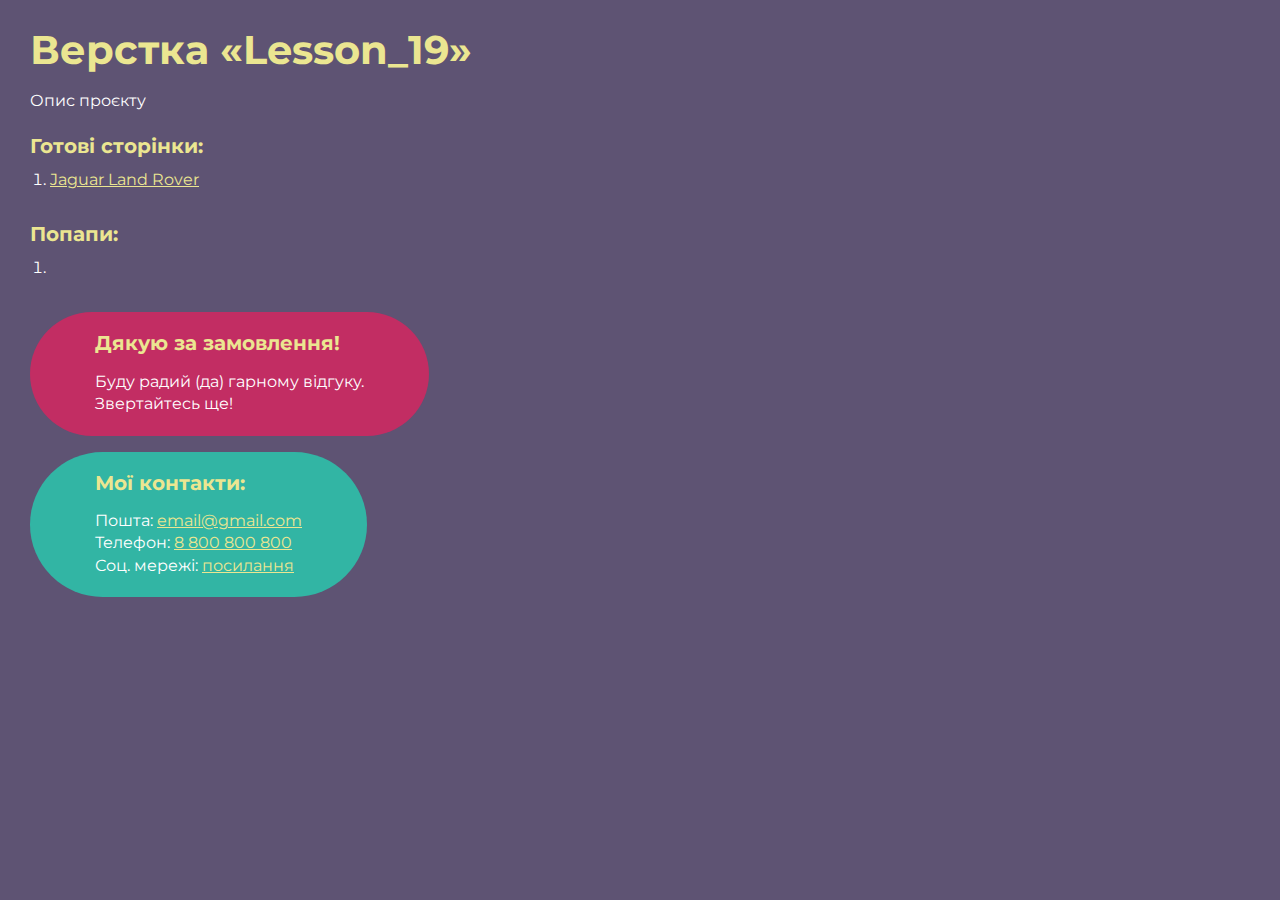
<file: index.html>
<!DOCTYPE html>
<html>

<head>
	<meta charset="UTF-8">
	<meta name="viewport" content="width=device-width, initial-scale=1.0">
	<title>Верстка «Lesson_19»</title>
</head>

<body>
	<div class="rootpage">
		<h1>Верстка «Lesson_19»</h1>
		<div class="rootpage__info">
			Опис проєкту
		</div>
		<h2>Готові сторінки:</h2>
		<ol class="rootpage__list">
			<li><a target="_blank" href="home.html">Jaguar Land Rover</a></li>
		</ol>
		<h2>Попапи:</h2>
		<ol class="rootpage__list">
			<li><a target="_blank" href="home.html#"></a></li>
		</ol>
		<div class="rootpage__tnx">
			<h2>Дякую за замовлення!</h2>
			<p>Буду радий (да) гарному відгуку.</p>
			<p>Звертайтесь ще!</p>
		</div>
		<div class="rootpage__contacts">
			<h2>Мої контакти:</h2>
			<p>Пошта: <a href="mailto:email@gmail.com">email@gmail.com</a></p>
			<p>Телефон: <a href="tel:8800800800">8 800 800 800</a></p>
			<p>Соц. мережі: <a href="">посилання</a></p>
		</div>
	</div>
</body>
<style>
	@charset "UTF-8";
	@import url("https://fonts.googleapis.com/css?family=Montserrat:regular,700&display=swap");

	*,
	*::before,
	*::after {
		padding: 0px;
		margin: 0px;
		border: 0px;
		box-sizing: border-box;
	}

	html,
	body {
		height: 100%;
		margin: 0;
		padding: 0;
		min-width: 320px;
		width: 100%;
		color: #fff;
		background-color: #5e5373;
	}

	body {
		font-family: Montserrat;
		font-size: 100%;
		line-height: 1;
		font-size: 1rem;
	}

	a {
		text-decoration: underline;
		color: #ebe691
	}

	a:visited {
		text-decoration: underline;
		color: #aaa768;
	}

	a:hover {
		text-decoration: none;
	}

	ul li {
		list-style: none;
	}

	img {
		vertical-align: top;
	}

	.wrapper {
		width: 100%;
		min-height: 100%;
		overflow: hidden;
	}

	.rootpage {
		padding: 30px;
		display: flex;
		flex-direction: column;
		align-items: flex-start;
	}

	@media (max-width: 767px) {
		.rootpage {
			padding: 30px 15px;
		}
	}

	h1 {
		color: #ebe691;
		font-size: 2.5rem;
		margin: 0px 0px 1.25rem 0px;
	}

	@media (max-width: 767px) {
		h1 {
			font-size: 1.85rem;
			margin: 0px 0px 1.25rem 0px;
		}
	}

	h2 {
		color: #ebe691;
		font-size: 1.25rem;
		margin: 0px 0px 1rem 0px;
	}

	@media (max-width: 767px) {
		h2 {
			font-size: 1.125rem;
			margin: 0px 0px 1rem 0px;
		}
	}

	.rootpage__info {
		line-height: 140%;
		margin: 0px 0px 1.5rem 0px;
	}

	.rootpage__list {
		margin: 0px 0px 2.25rem 1.25rem;
	}

	.rootpage__list li:not(:last-child) {
		margin: 0px 0px 15px 0px;
	}

	.rootpage__contacts,
	.rootpage__tnx {
		border-radius: 200px;
		padding: 20px 65px;
		line-height: 140%;
	}

	@media (max-width: 767px) {

		.rootpage__contacts,
		.rootpage__tnx {
			border-radius: 40px;
			padding: 20px;
		}
	}

	.rootpage__contacts {
		background: #32b5a4;

	}

	.rootpage__contacts a {
		color: #ebe691;
	}

	.rootpage__tnx {
		background: #c22d63;
		margin: 0px 0px 1rem 0px;
	}
</style>

</html>
</file>
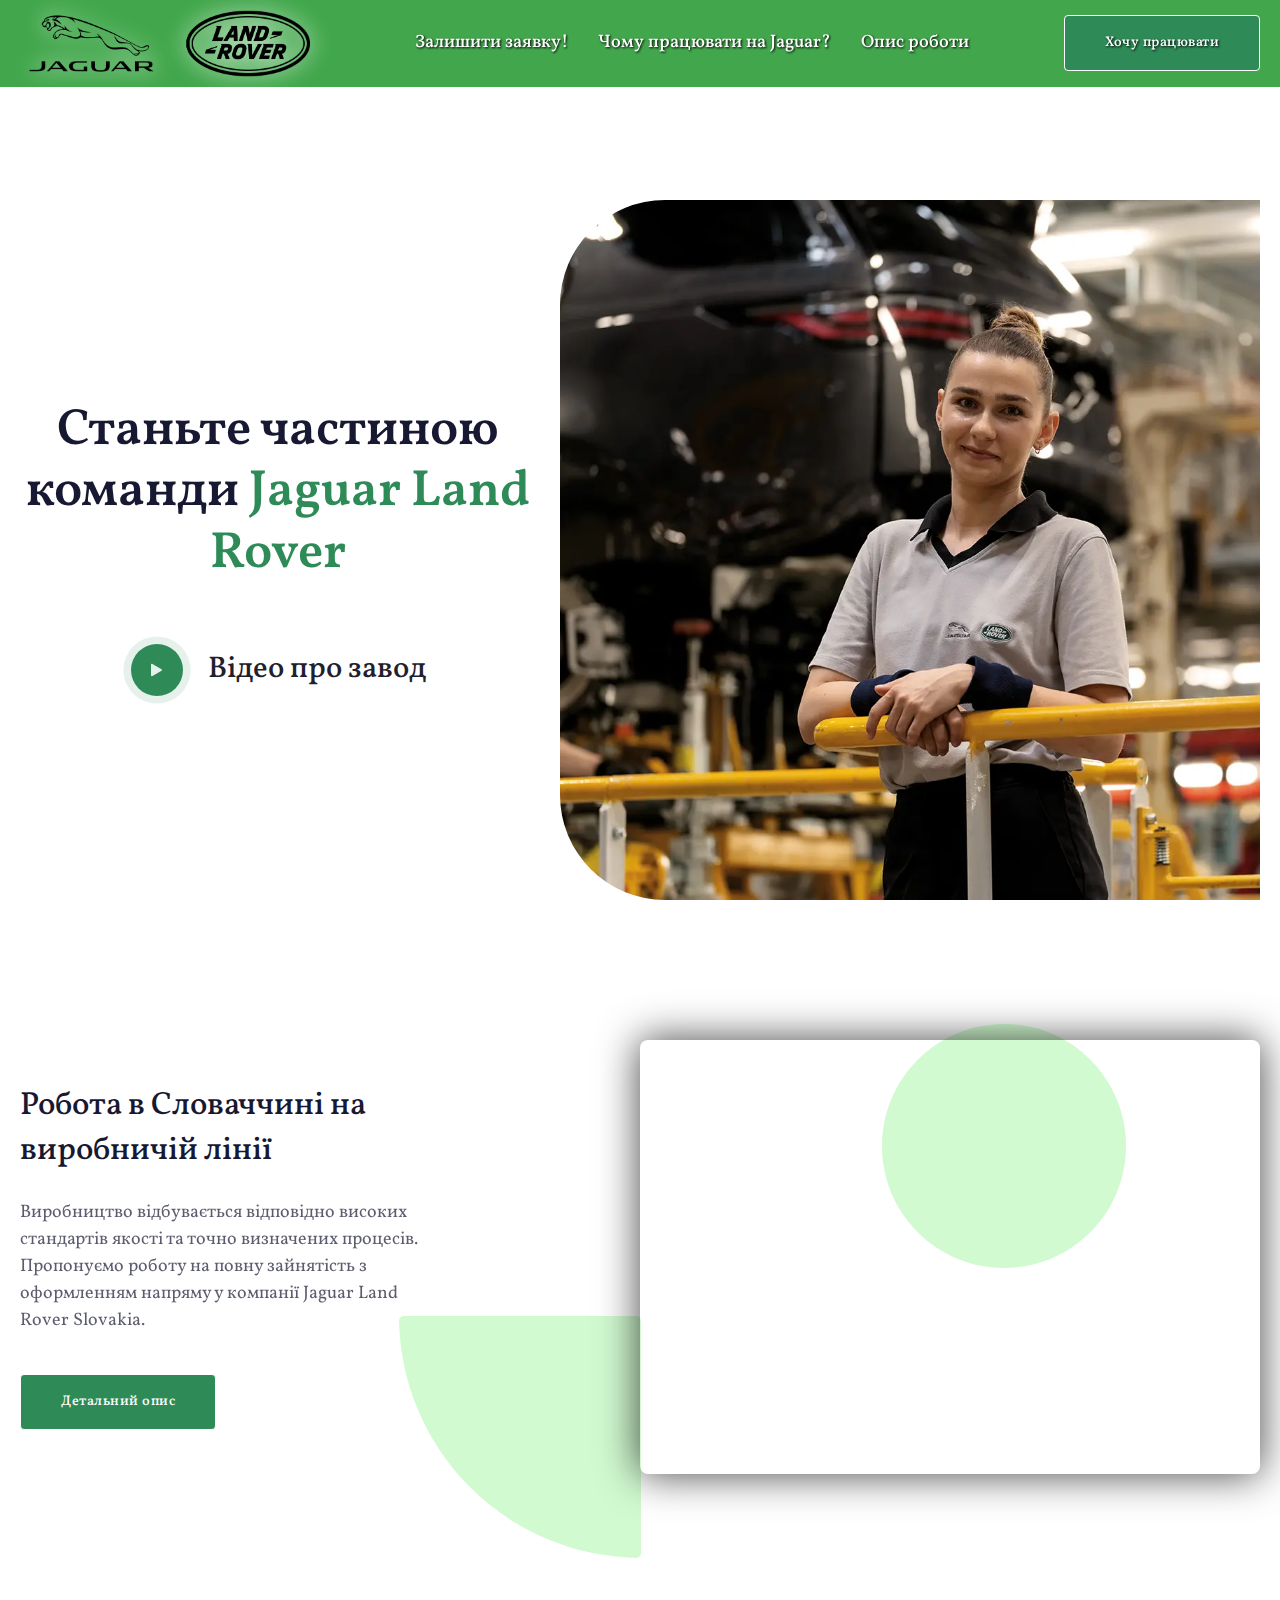
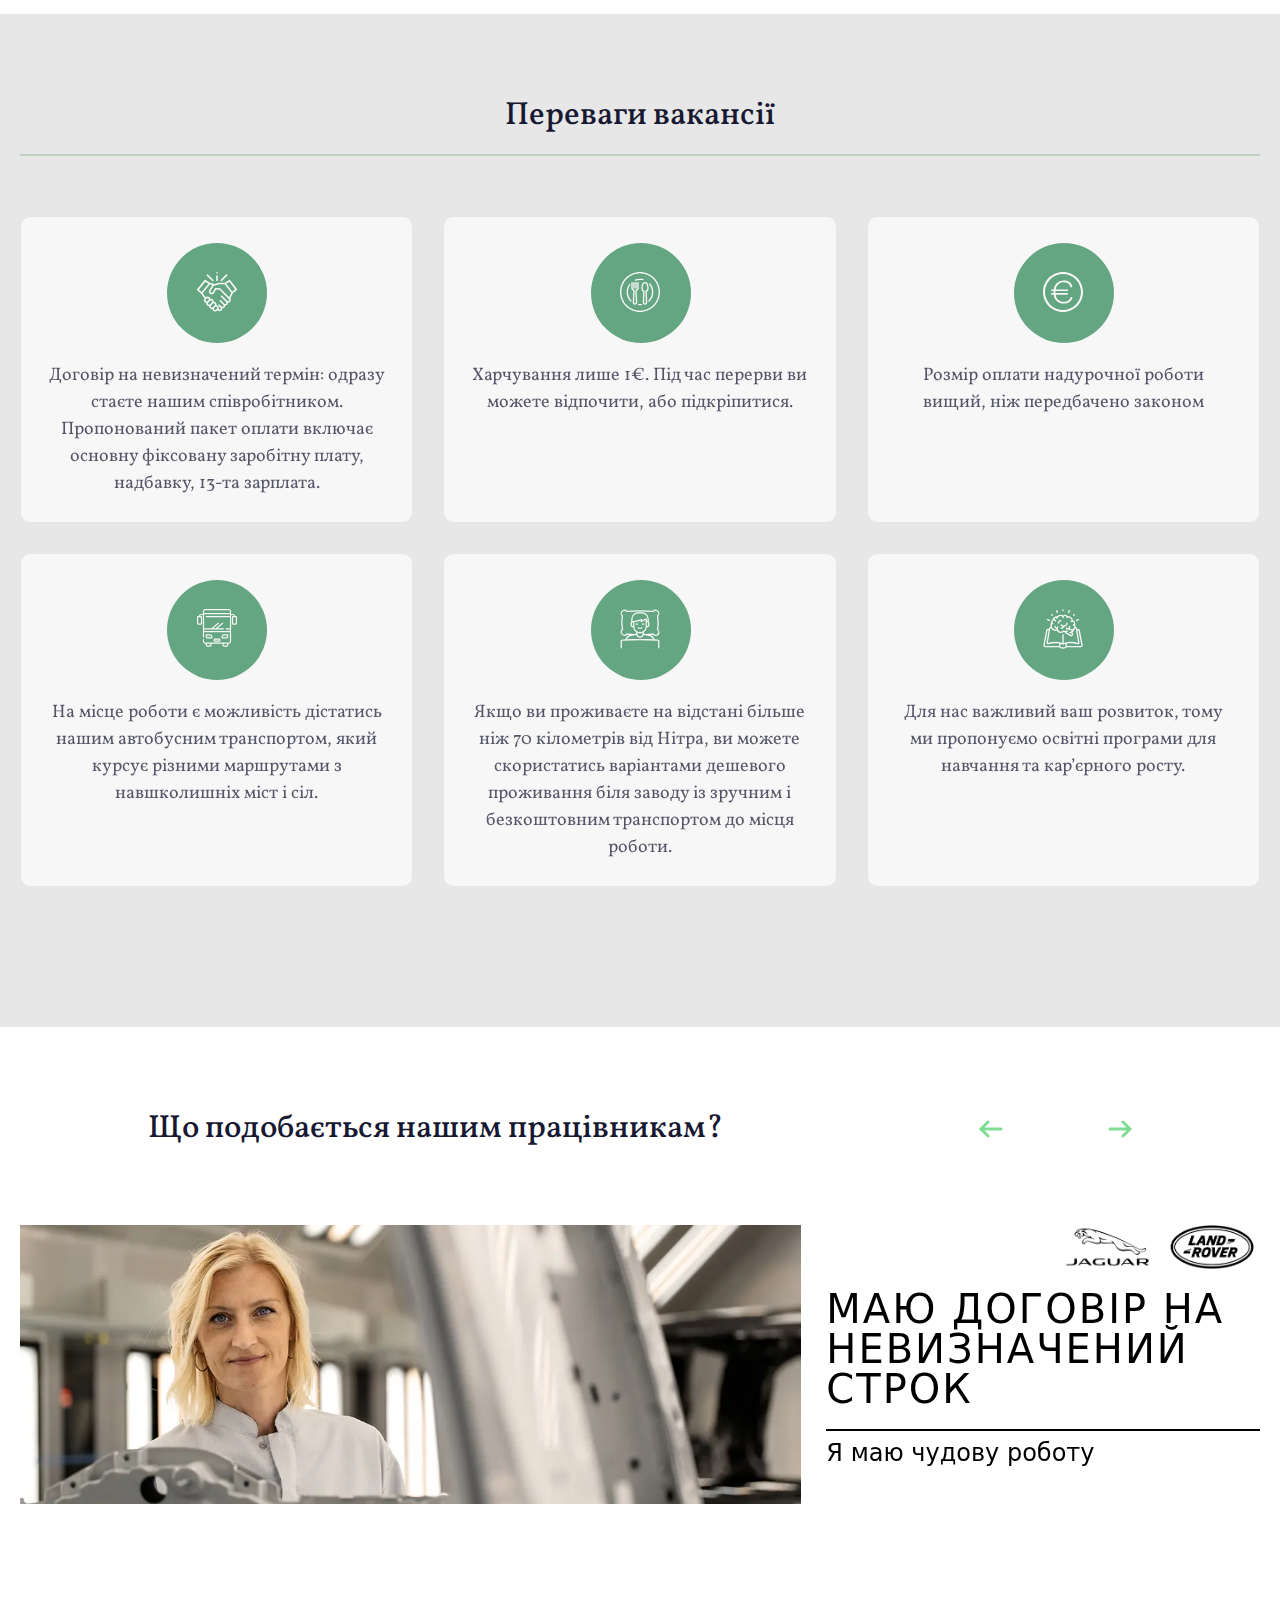
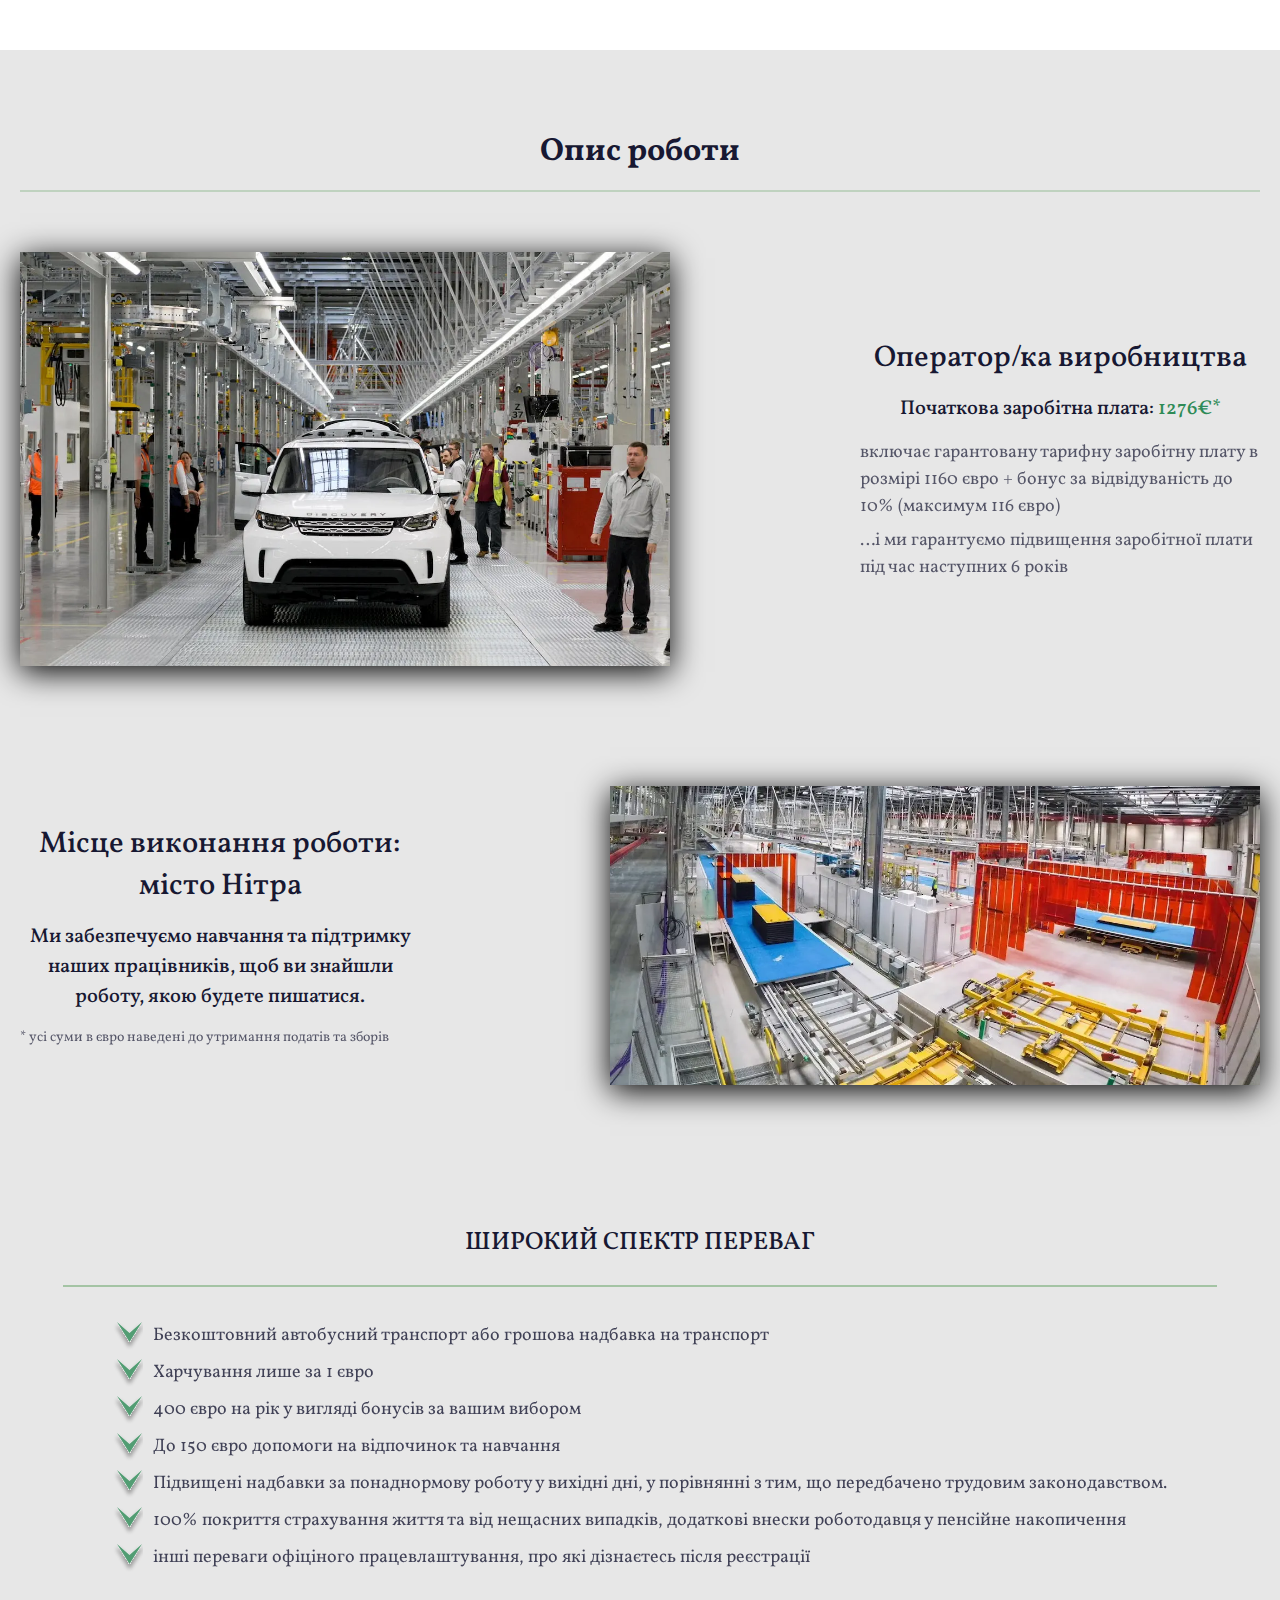
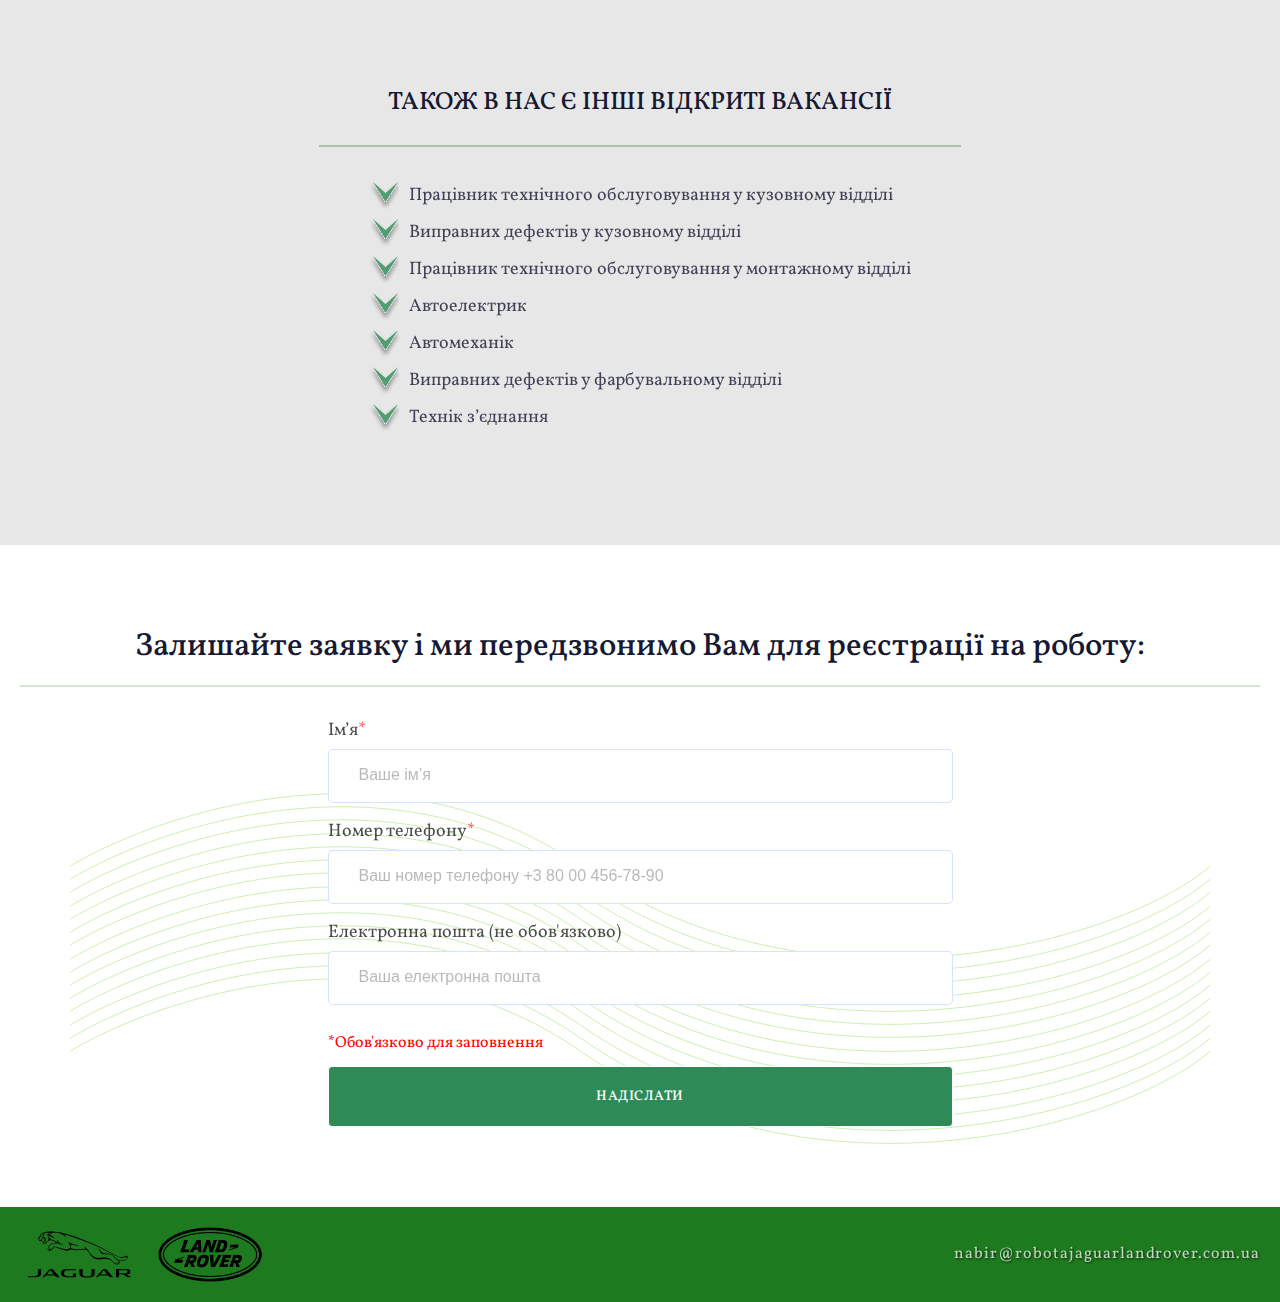
<file: home.html>
<!DOCTYPE html>
<html lang="en">

<head>
	<title>Робота в Словаччині на Jaguar Land Rover</title>
	<meta charset="UTF-8">
	<meta name="format-detection" content="telephone=no">
	<!-- <style>body{opacity: 0;}</style> -->
	<link rel="stylesheet" href="css/style.min.css?_v=20221114164646">
	<link rel="shortcut icon" href="favicon.ico">
	<!-- <meta name="robots" content="noindex, nofollow"> -->
	<meta name="viewport" content="width=device-width, initial-scale=1.0">
	<link rel="stylesheet" href="https://cdn.jsdelivr.net/npm/swiper@8/swiper-bundle.min.css?_v=20221114164646" />
</head>

<body>
	<div class="wrapper">
		<header id="top" class="header">
			<div class="header__container">
				<a href="" class="header__logo"><picture><source srcset="img/logo.webp" type="image/webp"><img src="img/logo.png" alt="logo"></picture></a>
				<div class="header__menu menu">
					<nav class="menu__body">
						<ul class="menu__list">
							<li class="menu__item">
								<a data-goto=".forms" href="#" class="menu__link">Залишити заявку!</a>
							</li>
							<li class="menu__item">
								<a data-goto=".advantages" href="#" class="menu__link">Чому працювати на Jaguar? </a>
							</li>
							<li class="menu__item">
								<a data-goto=".details" href="#" class="menu__link">Опис роботи </a>
							</li>
						</ul>
					</nav>
				</div>
				<div class="header__actions">
					<a href="" class="header__button button"><span>Хочу працювати</span></a>
					<button type="button" class="menu__icon icon-menu"><span></span></button>
				</div>
			</div>
		</header>
		<main class="page">
			<section class="page__main main-block">
				<div class="main-block__container">
					<div class="main-block__body body-main">
						<div class="body-main__content">
							<h1 class="body-main__title">Станьте частиною команди <span>Jaguar Land Rover</span> </h1>
							<div class="header__playblock">
								<a href="https://www.youtube.com/watch?v=NEhsQ5lwHX8" class="header__play"><span>Відео про
										завод</span>
								</a>
							</div>
						</div>
						<div class="body-main__media">
							<picture><source srcset="img/1.webp" type="image/webp"><img class="body-main__image" src="img/1.png" alt="main"></picture>
						</div>
					</div>
				</div>
			</section>
			<section class="page__about about">
				<div class="about__container">
					<div class="about__content">
						<div class="about__block-text block-text">
							<h2 class="block-text__title">Робота в Словаччині на виробничій лінії</h2>
							<div class="block-text__text">Виробництво відбувається відповідно високих стандартів якості та
								точно визначених процесів. Пропонуємо роботу на повну зайнятість з оформленням напряму у
								компанії Jaguar Land Rover
								Slovakia.
							</div>
							<a href="" class="block-text__button button">Детальний опис</a>
						</div>
					</div>
					<div class="about__video">
						<iframe width="560" height="315" src="https://www.youtube.com/embed/NEhsQ5lwHX8" title="YouTube video player" frameborder="0" allow="accelerometer; autoplay; clipboard-write; encrypted-media; gyroscope; picture-in-picture" allowfullscreen></iframe>
					</div>
				</div>
				<div class="about__decor decor-about">
					<div class="decor-about__item decor-about__item--1"></div>
					<div class="decor-about__item decor-about__item--3"></div>
				</div>
			</section>
			<section class="page__advantages advantages">
				<div class="advantages__container">
					<h3 class="advantages__title">Переваги вакансії</h3>
					<div class="advantages__column">
						<div class="advantages__item item-advantages">
							<div class="item-advantages__icon"><img src="img/icons/handshake-1.svg" alt="handshake"></div>
							<div class="item-advantages__text">Договір на невизначений термін: одразу стаєте нашим
								співробітником.
								Пропонований пакет оплати включає основну фіксовану заробітну плату, надбавку, 13-та
								зарплата.</div>
						</div>
						<div class="advantages__item item-advantages">
							<div class="item-advantages__icon"><img src="img/icons/dish.svg" alt="dish"></div>
							<div class="item-advantages__text">Харчування лише 1€. Під час перерви ви можете відпочити, або
								підкріпитися.</div>
						</div>
						<div class="advantages__item item-advantages">
							<div class="item-advantages__icon"><img src="img/icons/euro-1.svg" alt="euro"></div>
							<div class="item-advantages__text">Розмір оплати надурочної роботи вищий, ніж передбачено законом
							</div>
						</div>
						<div class="advantages__item item-advantages">
							<div class="item-advantages__icon"><img src="img/icons/bus.svg" alt="bus"></div>
							<div class="item-advantages__text">На місце роботи є можливість дістатись нашим автобусним
								транспортом, який курсує різними маршрутами з навшколишніх міст і сіл. </div>
						</div>
						<div class="advantages__item item-advantages">
							<div class="item-advantages__icon"><img src="img/icons/sleeping.svg" alt="sleeping"></div>
							<div class="item-advantages__text">Якщо ви проживаєте на відстані більше ніж 70 кілометрів від
								Нітра, ви можете скористатись варіантами дешевого проживання біля заводу із зручним і
								безкоштовним транспортом до місця роботи.</div>
						</div>
						<div class="advantages__item item-advantages">
							<div class="item-advantages__icon"><img src="img/icons/book.svg" alt="book"></div>
							<div class="item-advantages__text">Для нас важливий ваш розвиток, тому ми пропонуємо освітні
								програми для навчання та кар’єрного росту.</div>
						</div>
					</div>
				</div>
			</section>
			<section class="page__reviews reviews">
				<div class="reviews__container">
					<div class="reviews__header">
						<h3 class="reviews__title">Що подобається нашим працівникам?</h3>
						<div class="reviews__arrows">
							<div class="s-button-prev"><img src="img/swiper/right_arrow.svg" alt="arrow"></div>
							<div class="s-button-next"><img src="img/swiper/right_arrow.svg" alt="arrow"></div>
						</div>
					</div>
					<div class="reviews__slider slider-reviews swiper">
						<!-- Additional required wrapper -->
						<div class="slider-reviews__wrapper swiper-wrapper">
							<!-- Slides -->
							<div class="slider-reviews__slide swiper-slide">
								<picture><source srcset="img/1_UA_crop.webp" type="image/webp"><img src="img/1_UA_crop.png" alt="slide1"></picture>
								<div class="swiper-slide__textblock textblock-swiper">
									<div class="textblock-swiper__logo"><picture><source srcset="img/logo.webp" type="image/webp"><img class="textblock-swiper__icon" src="img/logo.png" alt=""></picture></div>
									<div class="textblock-swiper__title">МАЮ ДОГОВІР НА НЕВИЗНАЧЕНИЙ СТРОК</div>
									<div class="textblock-swiper__text">Я маю чудову роботу</div>
								</div>
							</div>
							<div class="slider-reviews__slide swiper-slide">
								<picture><source srcset="img/2_UA.webp" type="image/webp"><img src="img/2_UA.png" alt="slide2"></picture>
								<div class="swiper-slide__textblock textblock-swiper">
									<div class="textblock-swiper__logo"><picture><source srcset="img/logo.webp" type="image/webp"><img class="textblock-swiper__icon" src="img/logo.png" alt=""></picture></div>
									<div class="textblock-swiper__title">СМАЧНІ ОБІДИ ВСЬОГО ЗА 1 ЄВРО</div>
									<div class="textblock-swiper__text">Я маю чудову роботу</div>
								</div>
							</div>
							<div class="slider-reviews__slide swiper-slide">
								<picture><source srcset="img/3_UA.webp" type="image/webp"><img src="img/3_UA.png" alt="slide3"></picture>
								<div class="swiper-slide__textblock textblock-swiper">
									<div class="textblock-swiper__logo"><picture><source srcset="img/logo.webp" type="image/webp"><img class="textblock-swiper__icon" src="img/logo.png" alt=""></picture></div>
									<div class="textblock-swiper__title">ОТРИМАЮ ЩОМІСЯЧНІ БОНУСИ</div>
									<div class="textblock-swiper__text">Я маю чудову роботу</div>
								</div>
							</div>
							<div class="slider-reviews__slide swiper-slide">
								<picture><source srcset="img/4_UA.webp" type="image/webp"><img src="img/4_UA.png" alt="slide4"></picture>
								<div class="swiper-slide__textblock textblock-swiper">
									<div class="textblock-swiper__logo"><picture><source srcset="img/logo.webp" type="image/webp"><img class="textblock-swiper__icon" src="img/logo.png" alt=""></picture></div>
									<div class="textblock-swiper__title">БЕЗКОШТОВНІ ТРЕНІНГИ ДЛЯ КАР’ЄРНОГО РОЗВИТКУ</div>
									<div class="textblock-swiper__text">Я маю чудову роботу</div>
								</div>
							</div>
							<div class="slider-reviews__slide swiper-slide">
								<picture><source srcset="img/5_UA.webp" type="image/webp"><img src="img/5_UA.png" alt="slide5"></picture>
								<div class="swiper-slide__textblock textblock-swiper">
									<div class="textblock-swiper__logo"><picture><source srcset="img/logo.webp" type="image/webp"><img class="textblock-swiper__icon" src="img/logo.png" alt=""></picture></div>
									<div class="textblock-swiper__title">БЕЗКОШТОВНИЙ ТРАНСПОРТ ДО МІСЦЯ РОБОТИ</div>
									<div class="textblock-swiper__text">Я маю чудову роботу</div>
								</div>
							</div>
						</div>
						<!-- If we need navigation buttons -->
					</div>
				</div>
			</section>
			<section class="page__details details">
				<div class="details__container">
					<h2 id="about" class="body-details__title">Опис роботи </h2>
					<div class="details__body body-details">
						<div class="body-details__content content-details">
							<div class="content-details__media">
								<picture><source srcset="img/a86f6cb8-eba3-445c-be76-f1ad46ae2a42.webp" type="image/webp"><img src="img/a86f6cb8-eba3-445c-be76-f1ad46ae2a42.jpeg" alt="jlr"></picture>
							</div>
							<div class="content-details__textblock">
								<h5 class="content-details__title">Оператор/ка виробництва</h5>
								<div class="content-details__subtitle">Початкова заробітна плата: <span>1276€*</span></div>
								<div class="content-details__text">
									<p>включає гарантовану тарифну заробітну плату в розмірі 1160 євро + бонус за відвідуваність
										до
										10% (максимум 116 євро)</p>
									<p>…і ми гарантуємо підвищення заробітної плати під час наступних 6 років</p>
								</div>
							</div>
						</div>
						<div class="body-details__where where">
							<div class="where__textblock">
								<h5 class="where__title">Місце виконання роботи: місто Нітра</h5>
								<div class="where__subtitle">Ми забезпечуємо навчання та підтримку наших працівників, щоб ви
									знайшли роботу, якою будете пишатися.</div>
								<div class="where__text">* усі суми в євро наведені до утримання податів та зборів</div>
							</div>
							<div class="where__media">
								<picture><source srcset="img/factory.webp" type="image/webp"><img src="img/factory.jpeg" alt="plant"></picture>
							</div>
						</div>
					</div>
					<div class="details__about about-details">
						<div class="about-details__column">
							<h4 class="about-details__title">ШИРОКИЙ СПЕКТР ПЕРЕВАГ</h4>
							<ul class="about-details__list">
								<li class="about-details__item">Безкоштовний автобусний транспорт або грошова надбавка на
									транспорт</li>
								<li class="about-details__item">Харчування лише за 1 євро</li>
								<li class="about-details__item">400 євро на рік у вигляді бонусів за вашим вибором</li>
								<li class="about-details__item">До 150 євро допомоги на відпочинок та навчання</li>
								<li class="about-details__item">Підвищені надбавки за понаднормову роботу у вихідні дні, у
									порівнянні з тим, що передбачено трудовим законодавством.</li>
								<li class="about-details__item">100% покриття страхування життя та від нещасних випадків,
									додаткові внески роботодавця у пенсійне накопичення</li>
								<li class="about-details__item">інші переваги офіціного працевлаштування, про які дізнаєтесь
									після реєстрації</li>
							</ul>
						</div>
						<div class="about-details__column">
							<h4 class="about-details__title">ТАКОЖ В НАС Є ІНШІ ВІДКРИТІ ВАКАНСІЇ</h4>
							<ul class="about-details__list">
								<li class="about-details__item">Працівник технічного обслуговування у кузовному відділі</li>
								<li class="about-details__item">Виправних дефектів у кузовному відділі</li>
								<li class="about-details__item">Працівник технічного обслуговування у монтажному відділі</li>
								<li class="about-details__item">Автоелектрик</li>
								<li class="about-details__item">Автомеханік</li>
								<li class="about-details__item">Виправних дефектів у фарбувальному відділі</li>
								<li class="about-details__item">Технік з’єднання</li>
							</ul>
						</div>
					</div>
				</div>
			</section>
			<section class="page__forms forms">
				<div class="forms__container">
					<div id="feedback" class="forms__title">Залишайте заявку і ми передзвонимо Вам для реєстрації на роботу:
					</div>
					<div class="forms__body body-forms">
						<form class="body-forms__items" action="#" enctype="multipart/form-data" method="get">
							<div class="body-forms__item item">
								<div class="item__line">
									<label for="firstname" class="item__label">Ім’я<span>*</span></label>
									<input id="firstname" type="text" class="item__input" required autocomplete="off" placeholder="Ваше ім’я">
								</div>
								<div class="item__line">
									<label for="tel" class="item__label">Номер телефону<span>*</span></label>
									<input id="tel" type="tel" class="item__input" required autocomplete="off" placeholder="Ваш номер телефону +3 80 00 456-78-90">
								</div>
								<div class="item__line">
									<label for="email" class="item__label">Електронна пошта (не обов'язково)</label>
									<input id="email" type="email" class="item__input" autocomplete="off" placeholder="Ваша електронна пошта">
								</div>
							</div>
							<div class="body-forms__notice">*Обов'язково для заповнення</div>
							<button type="submit" class="body-forms__button button">НАДІСЛАТИ</button>
						</form>
					</div>
				</div>
				<div class="forms__decor decor">
					<div class="decor__item decor__item--1"></div>
					<div class="decor__item decor__item--2"></div>
					<div class="decor__item decor__item--3"></div>
					<div class="decor__item decor__item--4"></div>
					<div class="decor__item decor__item--5"></div>
					<div class="decor__item decor__item--6"></div>
					<div class="decor__item decor__item--7"></div>
					<div class="decor__item decor__item--8"></div>
					<div class="decor__item decor__item--9"></div>
					<div class="decor__item decor__item--10"></div>
					<div class="decor__item decor__item--11"></div>
					<div class="decor__item decor__item--12"></div>
					<div class="decor__item decor__item--13"></div>
					<div class="decor__item decor__item--14"></div>
					<div class="decor__item decor__item--15"></div>
				</div>
			</section>
		</main>
		<footer class="footer">
			<div class="footer__container">
				<a href="" class="footer__logo"><picture><source srcset="img/logo.webp" type="image/webp"><img src="img/logo.png" alt="logo"></picture></a>
				<a href="mailto:nabir@robotajaguarlandrover.com.ua" class="footer__email">nabir@robotajaguarlandrover.com.ua</a>
			</div>
		</footer>
	</div>
	<script src="https://cdn.jsdelivr.net/npm/swiper@8/swiper-bundle.min.js?_v=20221114164646"></script>
	<!-- <div id="popup" aria-hidden="true" class="popup">
	<div class="popup__wrapper">
		<div class="popup__content">
			<button data-close type="button" class="popup__close">Закрыть</button>
			<div class="popup__text">
				Text
			</div>
		</div>
	</div>
</div> -->
	<script src="js/app.min.js?_v=20221114164646"></script>

</body>

</html>
</file>
<file: css/style.min.css>
@charset "UTF-8";@import url(https://fonts.googleapis.com/css?family=Vollkorn:regular,500,700,900,&display=swap);*{padding:0;margin:0;border:0}*,:after,:before{-webkit-box-sizing:border-box;box-sizing:border-box}body,html{height:100%;min-width:320px}body{color:#000;line-height:1;font-family:Vollkorn;font-size:.875rem;-ms-text-size-adjust:100%;-moz-text-size-adjust:100%;-webkit-text-size-adjust:100%;-webkit-font-smoothing:antialiased;-moz-osx-font-smoothing:grayscale}button,input,textarea{font-family:Vollkorn;font-size:inherit}button{cursor:pointer;color:inherit;background-color:inherit}a{color:inherit;text-decoration:none}ul li{list-style:none}img{vertical-align:top}h1,h2,h3,h4,h5,h6{font-weight:inherit;font-size:inherit}html{scroll-behavior:smooth}.lock body{overflow:hidden;-ms-touch-action:none;touch-action:none;-ms-scroll-chaining:none;overscroll-behavior:none}.wrapper{min-height:100%;display:-webkit-box;display:-ms-flexbox;display:flex;-webkit-box-orient:vertical;-webkit-box-direction:normal;-ms-flex-direction:column;flex-direction:column;overflow:hidden}@supports (overflow:clip){.wrapper{overflow:clip}}.wrapper>main{-webkit-box-flex:1;-ms-flex:1 1 auto;flex:1 1 auto}.wrapper>*{min-width:0}[class*=__container]{max-width:79.375rem;margin:0 auto;padding:0 .9375rem}[class*=-ibg]{position:relative}[class*=-ibg] img{position:absolute;width:100%;height:100%;top:0;left:0;-o-object-fit:cover;object-fit:cover}[class*=-ibg_contain] img{-o-object-fit:contain;object-fit:contain}.button{letter-spacing:.5px;color:#fff;font-weight:500;padding:20px 40px;background:#2e8b57;border-radius:4px;display:inline-block;-webkit-box-align:center;-ms-flex-align:center;align-items:center;-webkit-transition:all .3s ease 0s;-o-transition:all .3s ease 0s;transition:all .3s ease 0s;border:1px solid #fff}.button span{-webkit-filter:drop-shadow(1px 1px 1px #000);filter:drop-shadow(1px 1px 1px #000)}.button span:hover{-webkit-filter:none;filter:none}.button:hover{background:#fff;color:#022b14;border:1px solid #022b14}.header{position:fixed;width:100%;top:0;left:0;z-index:100;background:rgba(58,163,69,.9607843137)}.header__container{display:-webkit-box;display:-ms-flexbox;display:flex;-webkit-box-align:center;-ms-flex-align:center;align-items:center;-webkit-box-pack:justify;-ms-flex-pack:justify;justify-content:space-between;gap:15px;min-height:80px;padding-top:10px;padding-bottom:10px}.header__logo{position:relative;z-index:5;-webkit-box-flex:0;-ms-flex:0 0 300px;flex:0 0 300px;-webkit-filter:drop-shadow(0 0 10px #fff);filter:drop-shadow(0 0 10px #fff)}.header__logo img{max-width:100%}.header__actions{display:-webkit-box;display:-ms-flexbox;display:flex;-webkit-box-align:center;-ms-flex-align:center;align-items:center;gap:20px}.header__button{position:relative;z-index:5}.header__play{display:-webkit-inline-box;display:-ms-inline-flexbox;display:inline-flex;font-weight:500;font-size:30px;line-height:1.5;color:#1e212c;-webkit-box-align:center;-ms-flex-align:center;align-items:center;gap:25px;position:relative;-webkit-transition:all .3s ease 0s;-o-transition:all .3s ease 0s;transition:all .3s ease 0s}.header__play span{-webkit-transition:all .3s ease 0s;-o-transition:all .3s ease 0s;transition:all .3s ease 0s}.header__play span:hover{color:#2e8b57}.header__play:hover::after{-webkit-transform:scale(1.1);-ms-transform:scale(1.1);transform:scale(1.1)}.header__play:not(:last-child){margin-bottom:24px}.header__play::after{position:absolute;content:"";top:-16px;left:-16px;width:84px;height:84px;background-color:#2e8b57;opacity:.12;border-radius:50%;-webkit-transition:all .3s ease 0s;-o-transition:all .3s ease 0s;transition:all .3s ease 0s;-webkit-transform:scale(.8);-ms-transform:scale(.8);transform:scale(.8)}.header__play::before{content:"";-webkit-box-flex:0;-ms-flex:0 0 52px;flex:0 0 52px;width:52px;height:52px;background:#2e8b57 url(../img/icons/play.svg) center no-repeat;border-radius:50%}.menu__list{display:-webkit-box;display:-ms-flexbox;display:flex;-ms-flex-wrap:wrap;flex-wrap:wrap;row-gap:5px}.menu__item{text-align:right}.menu__link{font-weight:500;font-size:18px;line-height:160%;color:#fff;-webkit-transition:all .3s ease 0s;-o-transition:all .3s ease 0s;transition:all .3s ease 0s;-webkit-filter:drop-shadow(1px 1px 1px #000);filter:drop-shadow(1px 1px 1px #000)}.menu__link:hover{text-decoration:underline;-webkit-filter:drop-shadow(1px 1px 5px #000);filter:drop-shadow(1px 1px 5px #000)}.icon-menu{display:none}.footer{padding-top:20px;padding-bottom:20px;background:#1e7a1e}.footer__container{position:relative;z-index:2;display:-webkit-box;display:-ms-flexbox;display:flex;-webkit-box-align:center;-ms-flex-align:center;align-items:center;-webkit-box-pack:justify;-ms-flex-pack:justify;justify-content:space-between}.footer__logo{-webkit-box-flex:0;-ms-flex:0 0 250px;flex:0 0 250px;-webkit-transition:all .4s ease 0s;-o-transition:all .4s ease 0s;transition:all .4s ease 0s}.footer__logo:hover{-webkit-filter:drop-shadow(0 0 10px #fff);filter:drop-shadow(0 0 10px #fff)}.footer__logo img{max-width:100%}.footer__email{font-weight:400;font-size:16px;line-height:160%;letter-spacing:.06em;color:#171832;opacity:.7;color:#fff;-webkit-transition:all .3s ease 0s;-o-transition:all .3s ease 0s;transition:all .3s ease 0s;padding:10px 0;-webkit-filter:drop-shadow(1px 1px 1px #000);filter:drop-shadow(1px 1px 1px #000)}.footer__email:hover{-webkit-transform:scale(1.1);-ms-transform:scale(1.1);transform:scale(1.1);text-decoration:underline}.page__main{padding-top:200px;padding-bottom:80px}.main-block__container{position:relative;z-index:2}.body-main{display:-webkit-box;display:-ms-flexbox;display:flex;-webkit-box-pack:center;-ms-flex-pack:center;justify-content:center;position:relative;z-index:5}.body-main__content{text-align:center;border-radius:10px;padding-right:24px;-ms-flex-item-align:center;-ms-grid-row-align:center;align-self:center}.body-main__media{-webkit-box-flex:0;-ms-flex:0 0 700px;flex:0 0 700px;border-radius:15% 0 0 15%;overflow:hidden}.body-main__title{text-align:center;font-weight:600;font-size:51px;line-height:120%;color:#171832}.body-main__title span{color:#2e8b57}.body-main__title:not(:last-child){margin-bottom:60px}.body-main__image{max-width:100%}.features-block{display:-webkit-box;display:-ms-flexbox;display:flex;-webkit-box-align:center;-ms-flex-align:center;align-items:center;-webkit-box-pack:space-evenly;-ms-flex-pack:space-evenly;justify-content:space-evenly;-ms-flex-wrap:wrap;flex-wrap:wrap}.features-block__circle{width:8px;height:8px;background:#ff3f3a;-webkit-box-flex:0;-ms-flex-positive:0;flex-grow:0;-ms-flex-negative:0;flex-shrink:0;border-radius:50%}.item-features{display:-webkit-box;display:-ms-flexbox;display:flex;-webkit-box-align:center;-ms-flex-align:center;align-items:center;gap:12px}.item-features__value{font-weight:900;font-size:37px;line-height:1.2}.item-features__text{line-height:160%}.page__about{padding-top:60px;padding-bottom:140px;position:relative}.about__container{display:-webkit-box;display:-ms-flexbox;display:flex;-webkit-box-align:center;-ms-flex-align:center;align-items:center;-webkit-box-pack:justify;-ms-flex-pack:justify;justify-content:space-between;position:relative;z-index:1}.about__content{-webkit-box-flex:0;-ms-flex:0 1 423px;flex:0 1 423px}.about__video{-webkit-box-flex:0;-ms-flex:0 1 50%;flex:0 1 50%;padding-bottom:35%;position:relative;-webkit-box-shadow:0 4px 18px rgba(88,126,236,.18);box-shadow:0 4px 18px rgba(88,126,236,.18);border-radius:8px;overflow:hidden;-webkit-box-shadow:0 0 40px 1px rgba(0,0,0,.708);box-shadow:0 0 40px 1px rgba(0,0,0,.708)}.about__video iframe{position:absolute;width:100%;height:100%;top:0;left:0;-o-object-fit:cover;object-fit:cover}.ytp-large-play-button{position:relative}.block-text__title{font-weight:500;font-size:32px;line-height:140%;color:#171832}.block-text__title:not(:last-child){margin-bottom:25px}.block-text__text{font-weight:400;font-size:18px;line-height:150%;color:#171832;opacity:.7}.block-text__text:not(:last-child){margin-bottom:40px}.decor-about__item{position:absolute}.decor-about__item--1{background:url(../img/decor/01.svg) 0 0 no-repeat;width:484px;height:484px;top:53%;right:31%}.decor-about__item--3{background:url(../img/decor/03.svg) 0 0 no-repeat;width:244px;height:244px;top:7%;right:12%}.page__advantages{background-color:#e7e7e7;padding-top:80px;padding-bottom:140px}.advantages__title{font-weight:500;font-size:32px;line-height:140%;color:#171832;text-align:center;border-bottom:2px solid rgba(0,109,2,.172);padding-bottom:15px}.advantages__title:not(:last-child){margin-bottom:60px}.advantages__column{display:-ms-grid;display:grid;-ms-grid-columns:(1fr)[3];grid-template-columns:repeat(3,1fr);gap:30px}.item-advantages{display:-webkit-box;display:-ms-flexbox;display:flex;-webkit-box-orient:vertical;-webkit-box-direction:normal;-ms-flex-direction:column;flex-direction:column;-webkit-box-align:center;-ms-flex-align:center;align-items:center;padding:55px 25px 25px 25px;border:1px solid rgba(0,0,0,.1);border-radius:10px;background-color:#fff;-webkit-transition:all .3s ease 0s;-o-transition:all .3s ease 0s;transition:all .3s ease 0s;opacity:.7}.item-advantages:hover{-webkit-box-shadow:0 6px 30px rgba(0,0,0,.426);box-shadow:0 6px 30px rgba(0,0,0,.426);cursor:context-menu;opacity:1}.item-advantages__icon{position:relative;z-index:10;max-width:40px}.item-advantages__icon::before{content:"";top:-73%;left:-73%;width:100px;height:100px;position:absolute;background:#2e8b57;border-radius:50%;z-index:-1}.item-advantages__icon:not(:last-child){margin-bottom:50px}.item-advantages__icon img{max-width:100%}.item-advantages__text{font-weight:400;font-size:18px;line-height:150%;text-align:center;color:#171832;opacity:1}.page__reviews{padding-top:80px;padding-bottom:140px}.slider-reviews__slide img{max-width:100%}.swiper-slide{display:-webkit-box;display:-ms-flexbox;display:flex;gap:25px}.swiper-slide__textblock{-webkit-box-flex:1;-ms-flex:1 1 50%;flex:1 1 50%}.textblock-swiper{display:-webkit-box;display:-ms-flexbox;display:flex;-webkit-box-orient:vertical;-webkit-box-direction:normal;-ms-flex-direction:column;flex-direction:column}.textblock-swiper__logo{text-align:right;margin-bottom:20px}.textblock-swiper__logo img{max-width:100%}.textblock-swiper__title{font-size:40px;border-bottom:2px solid #000;margin-bottom:5px;letter-spacing:2px;text-transform:uppercase;font-family:system-ui;font-weight:300;padding-bottom:20px}.textblock-swiper__text{font-size:24px;font-family:system-ui;font-weight:300;padding:5px 0}.textblock-swiper__icon{width:200px}.s-button-prev{-webkit-transform:rotate(180deg);-ms-transform:rotate(180deg);transform:rotate(180deg);position:relative;-webkit-transition:all .3s ease 0s;-o-transition:all .3s ease 0s;transition:all .3s ease 0s;opacity:.5}.s-button-prev:hover{opacity:1}.s-button-prev::before{content:"";top:-25px;left:-25px;width:72px;height:72px;position:absolute;background:#fff;border-radius:50%;z-index:-1;-webkit-filter:drop-shadow(0 0 2px rgba(0, 0, 0, .431372549));filter:drop-shadow(0 0 2px rgba(0, 0, 0, .431372549));-webkit-transition:all .3s ease 0s;-o-transition:all .3s ease 0s;transition:all .3s ease 0s;opacity:0}.s-button-prev:hover::before{opacity:1}.s-button-next{position:relative;-webkit-transition:all .3s ease 0s;-o-transition:all .3s ease 0s;transition:all .3s ease 0s;opacity:.5}.s-button-next:hover{opacity:1}.s-button-next::before{content:"";top:-29px;left:-25px;width:72px;height:72px;position:absolute;background:#fff;border-radius:50%;z-index:-1;-webkit-filter:drop-shadow(0 0 2px rgba(0, 0, 0, .431372549));filter:drop-shadow(0 0 2px rgba(0, 0, 0, .431372549));-webkit-transition:all .3s ease 0s;-o-transition:all .3s ease 0s;transition:all .3s ease 0s;opacity:0}.s-button-next:hover::before{opacity:1}.reviews__header{margin-bottom:73px;display:-webkit-box;display:-ms-flexbox;display:flex;-ms-flex-pack:distribute;justify-content:space-around}.reviews__title{font-weight:500;font-size:32px;line-height:140%;color:#171832}.reviews__arrows{display:-webkit-box;display:-ms-flexbox;display:flex;-webkit-box-align:center;-ms-flex-align:center;align-items:center;gap:105px}.page__details{background-color:#e7e7e7;padding-top:80px;padding-bottom:40px}.body-details__title{font-weight:700;font-size:32px;line-height:140%;color:#171832;text-align:center;border-bottom:2px solid rgba(0,109,2,.172);padding-bottom:15px}.body-details__title:not(:last-child){margin-bottom:60px}.body-details__content{margin-bottom:120px}.content-details{display:-webkit-box;display:-ms-flexbox;display:flex;gap:20px;-webkit-box-pack:justify;-ms-flex-pack:justify;justify-content:space-between;-webkit-box-align:center;-ms-flex-align:center;align-items:center}.content-details__media{-webkit-box-flex:0;-ms-flex:0 0 650px;flex:0 0 650px;-webkit-box-shadow:0 6px 30px #000;box-shadow:0 6px 30px #000;overflow:hidden}.content-details__media img{max-width:100%}.content-details__textblock{-webkit-box-flex:0;-ms-flex:0 1 400px;flex:0 1 400px}.content-details__title{font-weight:500;font-size:30px;line-height:140%;color:#171832;text-align:center}.content-details__title:not(:last-child){margin-bottom:15px}.content-details__subtitle{font-weight:500;font-size:20px;line-height:150%;color:#171832;text-align:center}.content-details__subtitle span{color:#2e8b57}.content-details__subtitle:not(:last-child){margin-bottom:15px}.content-details__text{font-weight:400;font-size:18px;line-height:150%;color:#171832;opacity:.7}.content-details__text p:not(:last-child){margin-bottom:7px}.where{display:-webkit-box;display:-ms-flexbox;display:flex;gap:20px;-webkit-box-pack:justify;-ms-flex-pack:justify;justify-content:space-between;-webkit-box-align:center;-ms-flex-align:center;align-items:center}.where__textblock{-webkit-box-flex:0;-ms-flex:0 1 400px;flex:0 1 400px}.where__title{font-weight:500;font-size:30px;line-height:140%;color:#171832;text-align:center}.where__title:not(:last-child){margin-bottom:15px}.where__subtitle{font-weight:500;font-size:20px;line-height:150%;color:#171832;text-align:center}.where__subtitle:not(:last-child){margin-bottom:15px}.where__text{font-weight:400;font-size:14px;line-height:150%;color:#171832;opacity:.7}.where__media{-webkit-box-flex:0;-ms-flex:0 0 650px;flex:0 0 650px;overflow:hidden;-webkit-box-shadow:0 6px 30px #000;box-shadow:0 6px 30px #000}.where__media img{max-width:100%}.details__about{padding-top:140px}.about-details{display:-webkit-box;display:-ms-flexbox;display:flex;-webkit-box-orient:vertical;-webkit-box-direction:normal;-ms-flex-direction:column;flex-direction:column;-webkit-box-align:center;-ms-flex-align:center;align-items:center;row-gap:40px}.about-details__column{-webkit-box-flex:0;-ms-flex:0 1 420px;flex:0 1 420px}.about-details__title{font-weight:500;font-size:25px;line-height:140%;color:#171832;text-align:center}.about-details__title:not(:last-child){margin-bottom:25px}.about-details__list{border-top:2px solid rgba(0,109,1,.29);padding:35px 50px;cursor:context-menu}.about-details__list li:not(:last-child){margin-bottom:10px}.about-details__item{font-size:18px;line-height:150%;color:#171832;opacity:.8;position:relative;padding-left:40px;-webkit-box-flex:1;-ms-flex-positive:1;flex-grow:1}.about-details__item::before{content:"";top:0;left:0;width:30px;height:30px;position:absolute;background:url(../img/icons/check.svg) 0 0 no-repeat}.page__forms{padding-top:80px;padding-bottom:80px}.forms__container{position:relative;z-index:2}.forms__title{font-weight:500;font-size:32px;line-height:140%;text-align:center;color:#171832;border-bottom:2px solid rgba(0,109,2,.172);padding-bottom:15px}.forms__title:not(:last-child){margin-bottom:30px}.body-forms{display:-webkit-box;display:-ms-flexbox;display:flex;-webkit-box-pack:center;-ms-flex-pack:center;justify-content:center}.body-forms__items{display:-webkit-box;display:-ms-flexbox;display:flex;-webkit-box-orient:vertical;-webkit-box-direction:normal;-ms-flex-direction:column;flex-direction:column}.body-forms__notice{color:red;font-size:16px;margin-bottom:15px}.item:not(:last-child){margin-bottom:30px}.item:not(:last-child) span{color:red}.item__line:not(:last-child){margin-bottom:15px}.item__label{font-weight:400;font-size:18px;line-height:150%;text-align:center;color:#000;opacity:.7;cursor:pointer;display:inline-block}.item__label:not(:last-child){margin-bottom:5px}.item__label:hover{color:#2e8b57}.item__input{width:100%;height:54px;left:536px;top:2797px;border:1px solid rgba(45,116,255,.2);border-radius:5px;padding:0 30px;font-size:18px;outline:0}.item__input:focus{-webkit-box-shadow:0 0 5px 1px #4caf50;box-shadow:0 0 5px 1px #4caf50}.item__input::-webkit-input-placeholder{opacity:.5;font-size:16px;font-family:arial}.item__input::-moz-placeholder{opacity:.5;font-size:16px;font-family:arial}.item__input:-ms-input-placeholder{opacity:.5;font-size:16px;font-family:arial}.item__input::-ms-input-placeholder{opacity:.5;font-size:16px;font-family:arial}.item__input::placeholder{opacity:.5;font-size:16px;font-family:arial}.forms{position:relative}.decor__item{position:absolute}.decor__item--1{background:url(../img/icons/Vector.svg) center no-repeat;width:100%;height:100%;top:0;left:0}.decor__item--2{background:url(../img/icons/Vector.svg) center no-repeat;width:100%;height:100%;top:2%;left:0}.decor__item--3{background:url(../img/icons/Vector.svg) center no-repeat;width:100%;height:100%;top:4%;left:0}.decor__item--4{background:url(../img/icons/Vector.svg) center no-repeat;width:100%;height:100%;top:6%;left:0}.decor__item--5{background:url(../img/icons/Vector.svg) center no-repeat;width:100%;height:100%;top:8%;left:0}.decor__item--6{background:url(../img/icons/Vector.svg) center no-repeat;width:100%;height:100%;top:10%;left:0}.decor__item--7{background:url(../img/icons/Vector.svg) center no-repeat;width:100%;height:100%;top:12%;left:0}.decor__item--8{background:url(../img/icons/Vector.svg) center no-repeat;width:100%;height:100%;top:14%;left:0}.decor__item--9{background:url(../img/icons/Vector.svg) center no-repeat;width:100%;height:100%;top:16%;left:0}.decor__item--10{background:url(../img/icons/Vector.svg) center no-repeat;width:100%;height:100%;top:18%;left:0}.decor__item--11{background:url(../img/icons/Vector.svg) center no-repeat;width:100%;height:100%;top:20%;left:0}.decor__item--12{background:url(../img/icons/Vector.svg) center no-repeat;width:100%;height:100%;top:22%;left:0}.decor__item--13{background:url(../img/icons/Vector.svg) center no-repeat;width:100%;height:100%;top:24%;left:0}.decor__item--14{background:url(../img/icons/Vector.svg) center no-repeat;width:100%;height:100%;top:26%;left:0}.decor__item--15{background:url(../img/icons/Vector.svg) center no-repeat;width:100%;height:100%;top:28%;left:0}@media (min-width:77.5em){.menu__list{gap:1.875rem}}@media (min-width:79.375em){.textblock-swiper__title{font-size:2.5rem}.textblock-swiper__text{font-size:1.5rem}}@media (max-width:1213px){.body-main{-webkit-box-orient:vertical;-webkit-box-direction:normal;-ms-flex-direction:column;flex-direction:column;gap:45px}}@media (max-width:1212px){.body-main__media{text-align:center;border-radius:0;-webkit-box-flex:0;-ms-flex:0 1 auto;flex:0 1 auto}}@media (max-width:1132px){.body-main__title{text-align:center;font-size:51px}}@media (max-width:1120px){.page__details{padding-top:80px}.body-details__title:not(:last-child){margin-bottom:30px}.content-details{-webkit-box-orient:vertical;-webkit-box-direction:reverse;-ms-flex-direction:column-reverse;flex-direction:column-reverse;row-gap:40px}.content-details__media{-webkit-box-flex:0;-ms-flex:0 0 auto;flex:0 0 auto}.content-details__textblock{-webkit-box-flex:0;-ms-flex:0 1 auto;flex:0 1 auto}.content-details__text{text-align:center}.where{-webkit-box-orient:vertical;-webkit-box-direction:normal;-ms-flex-direction:column;flex-direction:column;row-gap:40px}.where__textblock{-webkit-box-flex:0;-ms-flex:0 1 auto;flex:0 1 auto}.where__text{text-align:center}.where__media{-webkit-box-flex:0;-ms-flex:0 0 auto;flex:0 0 auto}}@media (max-width:1100px){.header__container{min-height:80px}.header__logo{-webkit-box-flex:0;-ms-flex:0 0 250px;flex:0 0 250px}.header__button{padding:15px;border:1px solid #fff;text-align:center}.menu__body{position:fixed;top:0;left:-100%;width:100%;height:100%;overflow:auto;background-color:rgba(18,133,39,.97);padding:100px 15px 30px 15px;-webkit-transition:left .3s ease 0s;-o-transition:left .3s ease 0s;transition:left .3s ease 0s}.menu__body::before{content:"";position:fixed;top:0;left:-100%;width:100%;height:80px;-webkit-transition:left .3s ease 0s;-o-transition:left .3s ease 0s;transition:left .3s ease 0s;background-color:rgba(0,173,32,.97);z-index:2}.menu-open .menu__body{left:0}.menu-open .menu__body::before{left:0}.menu__list{display:block}.menu__item:not(:last-child){margin-bottom:20px}.menu__link{font-size:26px}.icon-menu{display:block;position:relative;width:1.875rem;height:1.125rem;-webkit-box-flex:0;-ms-flex:0 0 30px;flex:0 0 30px;z-index:5}.icon-menu span,.icon-menu::after,.icon-menu::before{content:"";-webkit-transition:all .3s ease 0s;-o-transition:all .3s ease 0s;transition:all .3s ease 0s;right:0;position:absolute;width:100%;height:.125rem;background-color:#000}.icon-menu::before{top:0}.icon-menu::after{bottom:0}.icon-menu span{top:calc(50% - .0625rem)}.menu-open .icon-menu span{-webkit-transform:scale(.2);-ms-transform:scale(.2);transform:scale(.2)}.menu-open .icon-menu::before{top:calc(50% - .0625rem);-webkit-transform:rotate(-45deg);-ms-transform:rotate(-45deg);transform:rotate(-45deg)}.menu-open .icon-menu::after{bottom:calc(50% - .0625rem);-webkit-transform:rotate(45deg);-ms-transform:rotate(45deg);transform:rotate(45deg)}}@media (max-width:1100px) and (any-hover:none){.icon-menu{cursor:default}}@media (max-width:1080px){.body-main__content{text-align:center}.advantages__column{-ms-grid-columns:(1fr)[2];grid-template-columns:repeat(2,1fr)}}@media (max-width:1040px){.body-main__content{padding-right:0}.page__about{padding-bottom:80px}.about__container{display:block;text-align:center}.about__block-text{margin-bottom:40px}.about__video{padding-bottom:56%}}@media (max-width:1009px){.page__reviews{padding-bottom:80px}.swiper-slide{-webkit-box-orient:vertical;-webkit-box-direction:normal;-ms-flex-direction:column;flex-direction:column}}@media (max-width:980px){.features-block{gap:15px}.features-block__circle{display:none}}@media (max-width:840px){.page__main{padding-bottom:40px}.page__about{padding-top:40px}}@media (max-width:815px){.page__advantages{padding-bottom:80px}.reviews__header{-webkit-box-orient:vertical;-webkit-box-direction:normal;-ms-flex-direction:column;flex-direction:column;-webkit-box-align:center;-ms-flex-align:center;align-items:center}.reviews__title{text-align:center}.reviews__title:not(:last-child){margin-bottom:35px}}@media (max-width:48em){.menu__list{gap:.625rem}}@media (max-width:768px){.page__about{padding-bottom:40px}.advantages__title:not(:last-child){margin-bottom:20px}.advantages__column{-ms-grid-columns:(1fr)[1];grid-template-columns:repeat(1,1fr)}.details__about{padding-top:80px}}@media (max-width:767px){.page__main{padding-top:100px}.page__advantages{padding-top:40px}}@media (max-width:640px){.about-details__list{padding:15px}}@media (max-width:590px){.footer__container{-webkit-box-orient:vertical;-webkit-box-direction:normal;-ms-flex-direction:column;flex-direction:column;row-gap:20px}.footer__logo{-webkit-box-flex:0;-ms-flex:0 0 auto;flex:0 0 auto}.footer__logo img{height:50px}.forms__title{font-size:26px}}@media (max-width:540px){.body-main__title:not(:last-child){margin-bottom:30px}.page__forms{padding-top:40px}}@media (max-width:520px){.page__advantages{padding-bottom:40px}.reviews__header{margin-bottom:40px}}@media (max-width:513px){.header__play{font-size:24px}.body-main__title{font-size:40px;letter-spacing:-3px}}@media (max-width:508px){.header__container{gap:5px}.header__logo{-webkit-box-flex:0;-ms-flex:0 0 170px;flex:0 0 170px}.header__button{padding:10px}}@media (max-width:480px){.item-advantages{padding:55px 10px 25px 10px}.page__reviews{padding-bottom:40px;padding-top:40px}.page__details{padding-top:40px}.body-details__content{margin-bottom:60px}}@media (max-width:471px){.features-block{-webkit-box-orient:vertical;-webkit-box-direction:normal;-ms-flex-direction:column;flex-direction:column}}@media (max-width:459px){.body-main__content{padding-top:20px}}@media (max-width:420px){.about-details__list{padding:10px 5px}}@media (max-width:380px){.page__main{padding-bottom:35px}}@media (max-width:374px){.header__button{display:none}}@media (max-width:344px){.body-main__title{font-size:34px;letter-spacing:-3px}}@media (max-width:20em){.textblock-swiper__title{font-size:1.4375rem}.textblock-swiper__text{font-size:1.125rem}}@media (min-width:48em) and (max-width:77.5em){@supports (gap:clamp(0.625rem ,-1.4088983051rem + 4.2372881356vw ,1.875rem)){.menu__list{gap:clamp(.625rem ,-1.4088983051rem + 4.2372881356vw ,1.875rem)}}@supports not (gap:clamp(0.625rem ,-1.4088983051rem + 4.2372881356vw ,1.875rem)){.menu__list{gap:calc(.625rem + 1.25 * (100vw - 48rem)/ 29.5)}}}@media (min-width:20em) and (max-width:79.375em){@supports (font-size:clamp(1.4375rem ,1.0796052632rem + 1.7894736842vw ,2.5rem)){.textblock-swiper__title{font-size:clamp(1.4375rem ,1.0796052632rem + 1.7894736842vw ,2.5rem)}}@supports not (font-size:clamp(1.4375rem ,1.0796052632rem + 1.7894736842vw ,2.5rem)){.textblock-swiper__title{font-size:calc(1.4375rem + 1.0625 * (100vw - 20rem)/ 59.375)}}@supports (font-size:clamp(1.125rem ,0.9986842105rem + 0.6315789474vw ,1.5rem)){.textblock-swiper__text{font-size:clamp(1.125rem ,.9986842105rem + .6315789474vw ,1.5rem)}}@supports not (font-size:clamp(1.125rem ,0.9986842105rem + 0.6315789474vw ,1.5rem)){.textblock-swiper__text{font-size:calc(1.125rem + .375 * (100vw - 20rem)/ 59.375)}}}
</file>
